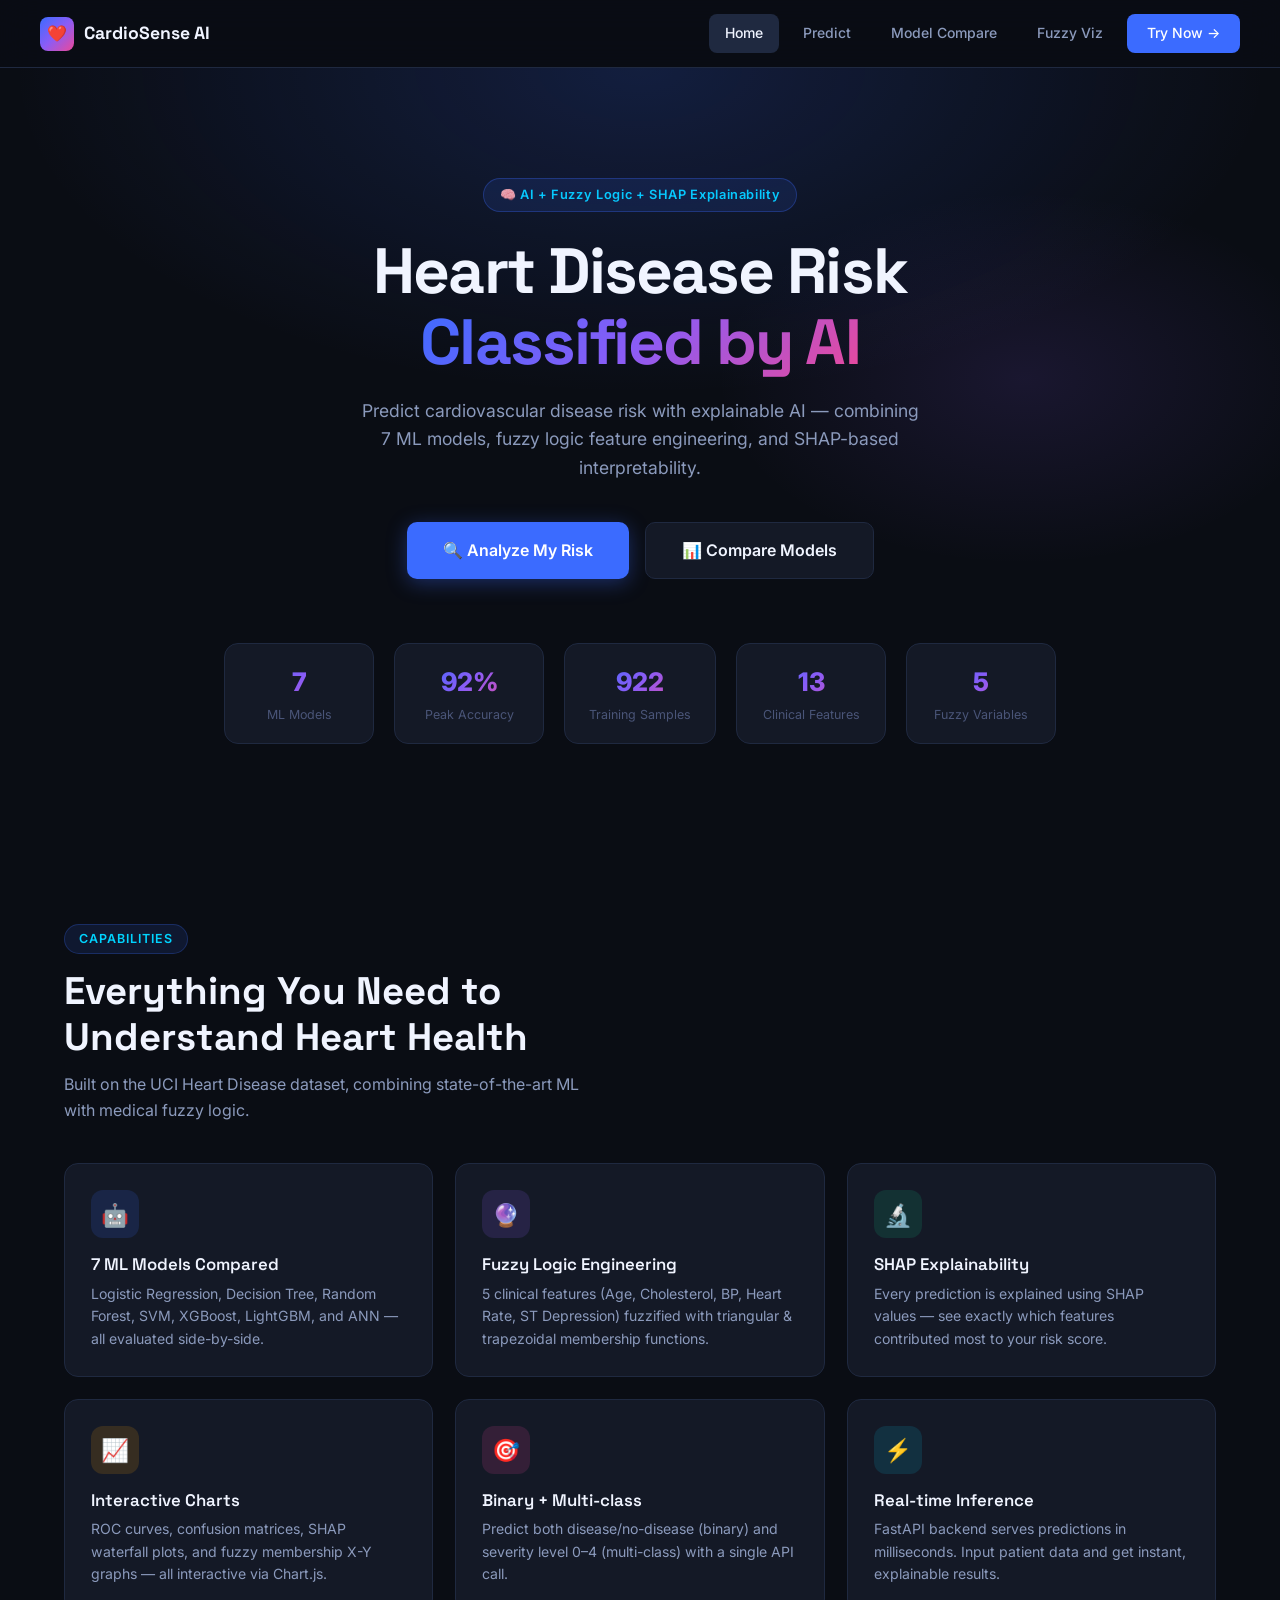
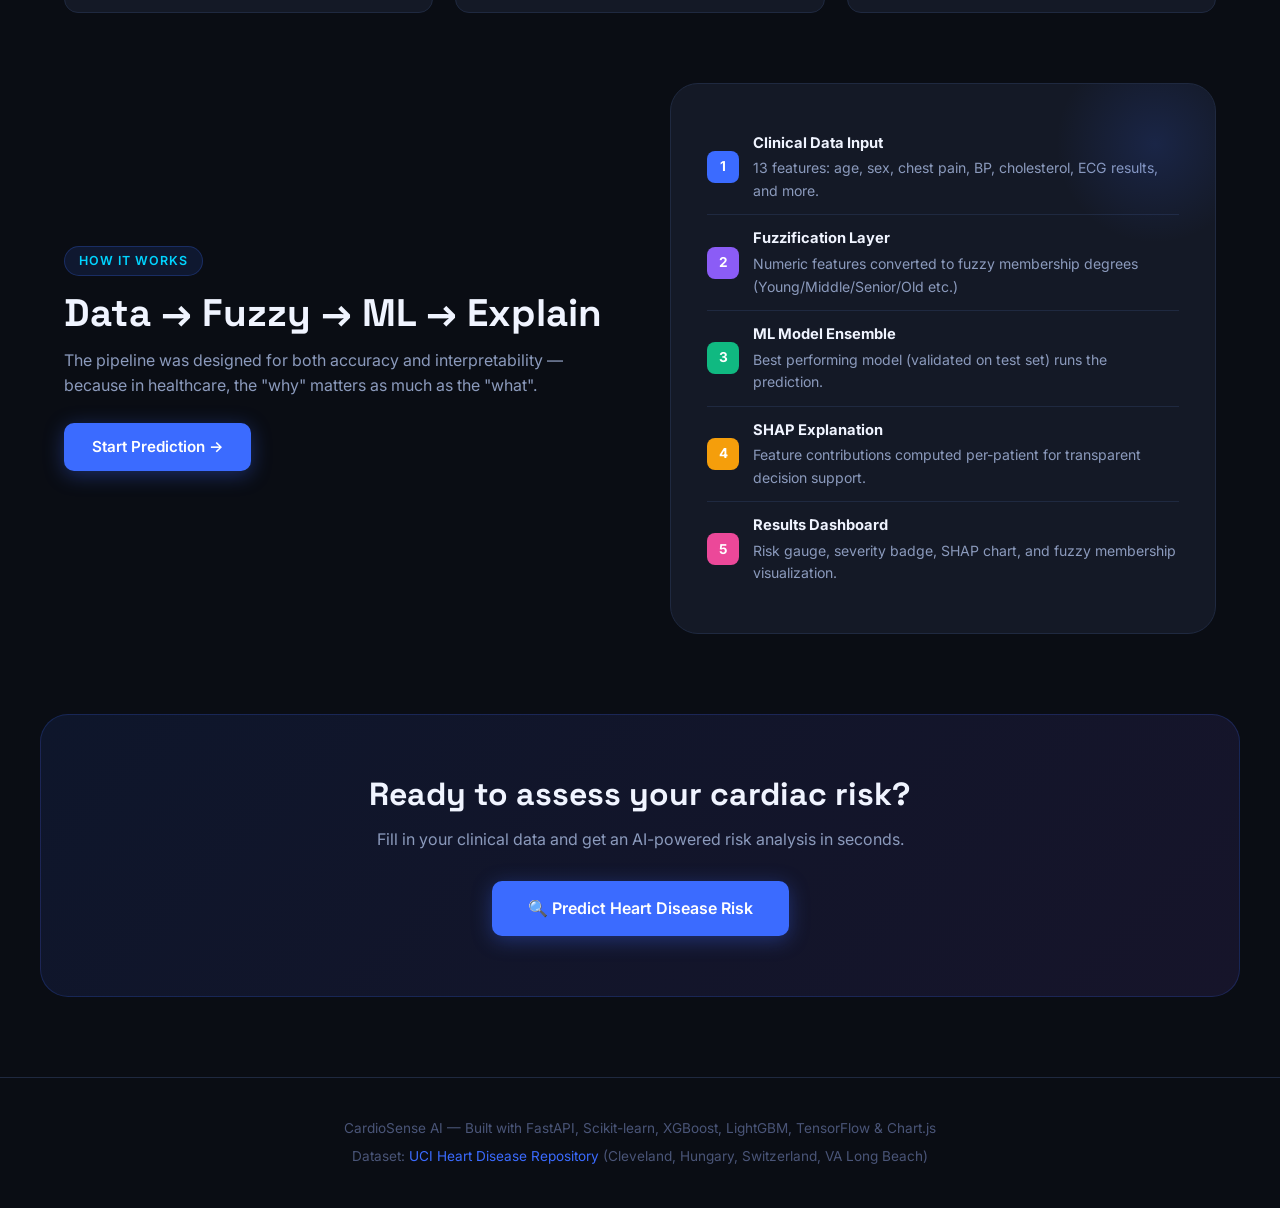
<file: frontend/index.html>
<!DOCTYPE html>
<html lang="en">
<head>
  <meta charset="UTF-8"/>
  <meta name="viewport" content="width=device-width, initial-scale=1.0"/>
  <title>CardioSense AI — Heart Disease Classification</title>
  <meta name="description" content="AI-powered heart disease risk prediction using fuzzy logic, multiple ML models, and SHAP explainability."/>
  <link rel="stylesheet" href="css/style.css"/>
  <style>
    .hero-cards {
      display: flex; justify-content: center; gap: 20px; margin-top: 64px;
      flex-wrap: wrap;
    }
    .mini-stat {
      background: var(--bg-card);
      border: 1px solid var(--border);
      border-radius: var(--radius-md);
      padding: 18px 24px; text-align: center; min-width: 150px;
    }
    .mini-stat .val { font-size: 1.6rem; font-weight: 800; background: var(--gradient-hero); -webkit-background-clip: text; -webkit-text-fill-color: transparent; background-clip: text; }
    .mini-stat .lbl { font-size: 0.78rem; color: var(--text-muted); margin-top: 2px; }

    .about-section { padding: 80px 40px; }
    .about-grid { display: grid; grid-template-columns: 1fr 1fr; gap: 60px; align-items: center; margin-top: 40px; }
    .about-visual {
      background: var(--bg-card);
      border: 1px solid var(--border);
      border-radius: var(--radius-xl);
      padding: 36px; position: relative; overflow: hidden;
    }
    .about-visual::before {
      content: ''; position: absolute; top: -40px; right: -40px;
      width: 200px; height: 200px;
      background: radial-gradient(circle, rgba(59,107,255,0.15) 0%, transparent 70%);
    }
    .pipeline-step {
      display: flex; align-items: center; gap: 14px;
      padding: 12px 0;
      border-bottom: 1px solid var(--border);
    }
    .pipeline-step:last-child { border-bottom: none; }
    .step-num {
      width: 32px; height: 32px; border-radius: 8px;
      background: var(--accent-blue); color: white;
      display: flex; align-items: center; justify-content: center;
      font-weight: 700; font-size: 0.85rem; flex-shrink: 0;
    }
    .step-text { font-size: 0.88rem; color: var(--text-secondary); }
    .step-text strong { color: var(--text-primary); display: block; font-size: 0.92rem; margin-bottom: 2px; }

    .cta-section {
      background: linear-gradient(135deg, rgba(59,107,255,0.1) 0%, rgba(139,92,246,0.1) 100%);
      border: 1px solid rgba(59,107,255,0.2);
      border-radius: var(--radius-xl);
      padding: 60px 40px; text-align: center; margin: 0 40px 80px;
    }
    .cta-section h2 { font-size: 2rem; margin-bottom: 14px; }
    .cta-section p { color: var(--text-secondary); margin-bottom: 28px; }

    @media (max-width: 768px) {
      .about-grid { grid-template-columns: 1fr; }
      .cta-section { margin: 0 20px 60px; padding: 40px 24px; }
      .about-section { padding: 60px 20px; }
    }
  </style>
</head>
<body>
  <!-- Navbar -->
  <nav class="navbar">
    <a class="nav-logo" href="index.html">
      <div class="nav-logo-icon">❤️</div>
      CardioSense AI
    </a>
    <div class="nav-links">
      <a href="index.html" class="active">Home</a>
      <a href="predict.html">Predict</a>
      <a href="compare.html">Model Compare</a>
      <a href="fuzzy.html">Fuzzy Viz</a>
      <a href="predict.html" class="nav-cta">Try Now →</a>
    </div>
  </nav>

  <div class="page-content">
    <!-- Hero -->
    <section class="hero">
      <div class="hero-bg"></div>
      <div class="hero-badge">🧠 AI + Fuzzy Logic + SHAP Explainability</div>
      <h1 class="animate-fadeInUp">
        Heart Disease Risk
        <span class="gradient-text"><br/>Classified by AI</span>
      </h1>
      <p class="hero-sub animate-fadeInUp animate-delay-1">
        Predict cardiovascular disease risk with explainable AI — combining 7 ML models,
        fuzzy logic feature engineering, and SHAP-based interpretability.
      </p>
      <div class="hero-actions animate-fadeInUp animate-delay-2">
        <a href="predict.html" class="btn btn-primary btn-lg">🔍 Analyze My Risk</a>
        <a href="compare.html" class="btn btn-secondary btn-lg">📊 Compare Models</a>
      </div>

      <div class="hero-cards animate-fadeInUp animate-delay-3">
        <div class="mini-stat">
          <div class="val">7</div>
          <div class="lbl">ML Models</div>
        </div>
        <div class="mini-stat">
          <div class="val">92%</div>
          <div class="lbl">Peak Accuracy</div>
        </div>
        <div class="mini-stat">
          <div class="val">922</div>
          <div class="lbl">Training Samples</div>
        </div>
        <div class="mini-stat">
          <div class="val">13</div>
          <div class="lbl">Clinical Features</div>
        </div>
        <div class="mini-stat">
          <div class="val">5</div>
          <div class="lbl">Fuzzy Variables</div>
        </div>
      </div>
    </section>

    <!-- Features -->
    <section class="about-section">
      <div class="container">
        <div class="section-tag">CAPABILITIES</div>
        <h2 class="section-title">Everything You Need to<br/>Understand Heart Health</h2>
        <p class="section-subtitle">Built on the UCI Heart Disease dataset, combining state-of-the-art ML with medical fuzzy logic.</p>

        <div class="features-grid">
          <div class="feature-card">
            <div class="feature-icon" style="background: rgba(59,107,255,0.15);">🤖</div>
            <h3>7 ML Models Compared</h3>
            <p>Logistic Regression, Decision Tree, Random Forest, SVM, XGBoost, LightGBM, and ANN — all evaluated side-by-side.</p>
          </div>
          <div class="feature-card">
            <div class="feature-icon" style="background: rgba(139,92,246,0.15);">🔮</div>
            <h3>Fuzzy Logic Engineering</h3>
            <p>5 clinical features (Age, Cholesterol, BP, Heart Rate, ST Depression) fuzzified with triangular & trapezoidal membership functions.</p>
          </div>
          <div class="feature-card">
            <div class="feature-icon" style="background: rgba(16,185,129,0.15);">🔬</div>
            <h3>SHAP Explainability</h3>
            <p>Every prediction is explained using SHAP values — see exactly which features contributed most to your risk score.</p>
          </div>
          <div class="feature-card">
            <div class="feature-icon" style="background: rgba(245,158,11,0.15);">📈</div>
            <h3>Interactive Charts</h3>
            <p>ROC curves, confusion matrices, SHAP waterfall plots, and fuzzy membership X-Y graphs — all interactive via Chart.js.</p>
          </div>
          <div class="feature-card">
            <div class="feature-icon" style="background: rgba(236,72,153,0.15);">🎯</div>
            <h3>Binary + Multi-class</h3>
            <p>Predict both disease/no-disease (binary) and severity level 0–4 (multi-class) with a single API call.</p>
          </div>
          <div class="feature-card">
            <div class="feature-icon" style="background: rgba(0,212,255,0.12);">⚡</div>
            <h3>Real-time Inference</h3>
            <p>FastAPI backend serves predictions in milliseconds. Input patient data and get instant, explainable results.</p>
          </div>
        </div>

        <!-- Pipeline -->
        <div class="about-grid" style="margin-top: 70px;">
          <div>
            <div class="section-tag">HOW IT WORKS</div>
            <h2 class="section-title">Data → Fuzzy → ML → Explain</h2>
            <p style="color: var(--text-secondary); margin-bottom: 24px;">
              The pipeline was designed for both accuracy and interpretability — because in healthcare, the "why" matters as much as the "what".
            </p>
            <a href="predict.html" class="btn btn-primary">Start Prediction →</a>
          </div>
          <div class="about-visual">
            <div class="pipeline-step">
              <div class="step-num">1</div>
              <div class="step-text">
                <strong>Clinical Data Input</strong>
                13 features: age, sex, chest pain, BP, cholesterol, ECG results, and more.
              </div>
            </div>
            <div class="pipeline-step">
              <div class="step-num" style="background: var(--accent-purple)">2</div>
              <div class="step-text">
                <strong>Fuzzification Layer</strong>
                Numeric features converted to fuzzy membership degrees (Young/Middle/Senior/Old etc.)
              </div>
            </div>
            <div class="pipeline-step">
              <div class="step-num" style="background: var(--accent-green)">3</div>
              <div class="step-text">
                <strong>ML Model Ensemble</strong>
                Best performing model (validated on test set) runs the prediction.
              </div>
            </div>
            <div class="pipeline-step">
              <div class="step-num" style="background: var(--accent-orange)">4</div>
              <div class="step-text">
                <strong>SHAP Explanation</strong>
                Feature contributions computed per-patient for transparent decision support.
              </div>
            </div>
            <div class="pipeline-step">
              <div class="step-num" style="background: var(--accent-pink)">5</div>
              <div class="step-text">
                <strong>Results Dashboard</strong>
                Risk gauge, severity badge, SHAP chart, and fuzzy membership visualization.
              </div>
            </div>
          </div>
        </div>
      </div>
    </section>

    <!-- CTA -->
    <div class="cta-section">
      <h2>Ready to assess your cardiac risk?</h2>
      <p>Fill in your clinical data and get an AI-powered risk analysis in seconds.</p>
      <a href="predict.html" class="btn btn-primary btn-lg">🔍 Predict Heart Disease Risk</a>
    </div>

    <footer>
      <p>CardioSense AI — Built with FastAPI, Scikit-learn, XGBoost, LightGBM, TensorFlow & Chart.js</p>
      <p style="margin-top: 6px;">Dataset: <a href="https://archive.ics.uci.edu/ml/datasets/Heart+Disease" target="_blank">UCI Heart Disease Repository</a> (Cleveland, Hungary, Switzerland, VA Long Beach)</p>
    </footer>
  </div>
</body>
</html>
</file>
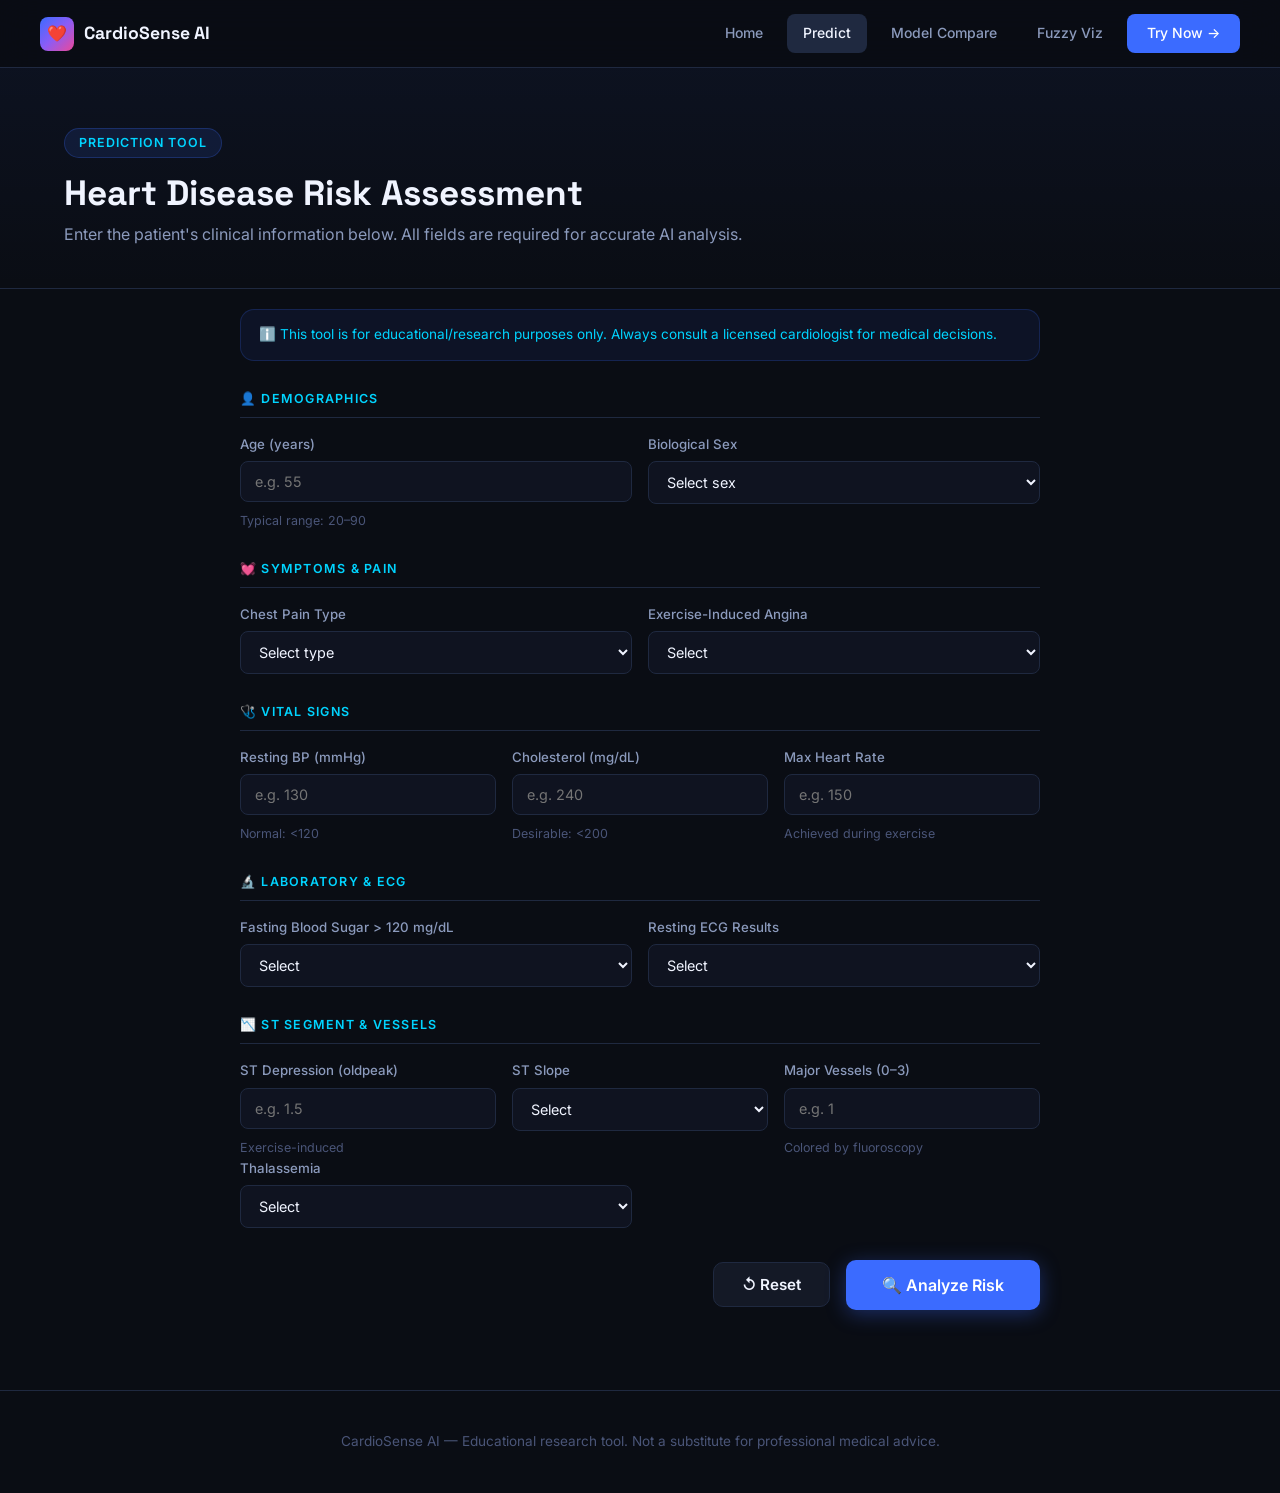
<file: frontend/predict.html>
<!DOCTYPE html>
<html lang="en">
<head>
  <meta charset="UTF-8"/>
  <meta name="viewport" content="width=device-width, initial-scale=1.0"/>
  <title>Predict — CardioSense AI</title>
  <meta name="description" content="Enter patient clinical data for AI-powered heart disease risk assessment."/>
  <link rel="stylesheet" href="css/style.css"/>
  <style>
    .predict-wrap { max-width: 880px; margin: 0 auto; padding: 20px 40px 80px; }
    .submit-row { display: flex; justify-content: flex-end; align-items: center; gap: 16px; margin-top: 32px; }
    .loading-overlay {
      display: none; position: fixed; inset: 0; z-index: 999;
      background: rgba(10,13,20,0.75); backdrop-filter: blur(6px);
      align-items: center; justify-content: center; flex-direction: column; gap: 16px;
    }
    .loading-overlay.show { display: flex; }
    .loading-card {
      background: var(--bg-card); border: 1px solid var(--border);
      border-radius: var(--radius-lg); padding: 40px 48px; text-align: center;
    }
    .loading-card h3 { margin-top: 16px; margin-bottom: 8px; }
    .loading-card p { color: var(--text-secondary); font-size: 0.88rem; }
    .spinner-lg { width: 48px; height: 48px; border-width: 3px; margin: 0 auto; }
    .form-hint { font-size: 0.78rem; color: var(--text-muted); margin-top: 3px; }
    .info-bar {
      background: rgba(59,107,255,0.08);
      border: 1px solid rgba(59,107,255,0.2);
      border-radius: var(--radius-md);
      padding: 14px 18px;
      font-size: 0.85rem; color: var(--accent-cyan);
      margin-bottom: 24px;
      display: flex; align-items: center; gap: 10px;
    }
  </style>
</head>
<body>
  <nav class="navbar">
    <a class="nav-logo" href="index.html">
      <div class="nav-logo-icon">❤️</div>
      CardioSense AI
    </a>
    <div class="nav-links">
      <a href="index.html">Home</a>
      <a href="predict.html" class="active">Predict</a>
      <a href="compare.html">Model Compare</a>
      <a href="fuzzy.html">Fuzzy Viz</a>
      <a href="predict.html" class="nav-cta">Try Now →</a>
    </div>
  </nav>

  <!-- Loading Overlay -->
  <div class="loading-overlay" id="loadingOverlay">
    <div class="loading-card">
      <div class="spinner spinner-lg"></div>
      <h3>Analyzing Cardiac Data...</h3>
      <p>Running fuzzy fuzzification, ML inference & SHAP explanation</p>
    </div>
  </div>

  <div class="page-content">
    <div class="page-header">
      <div class="container">
        <div class="section-tag">PREDICTION TOOL</div>
        <h1>Heart Disease Risk Assessment</h1>
        <p>Enter the patient's clinical information below. All fields are required for accurate AI analysis.</p>
      </div>
    </div>

    <div class="predict-wrap">
      <div class="info-bar">
        ℹ️ This tool is for educational/research purposes only. Always consult a licensed cardiologist for medical decisions.
      </div>

      <div id="errorMsg" class="alert alert-error" style="display:none"></div>

      <form id="predictForm" novalidate>

        <!-- Demographics -->
        <div class="form-group-title">👤 Demographics</div>
        <div class="form-grid">
          <div class="form-field">
            <label for="age">Age (years)</label>
            <input type="number" id="age" name="age" min="1" max="120" placeholder="e.g. 55" required/>
            <span class="form-hint">Typical range: 20–90</span>
          </div>
          <div class="form-field">
            <label for="sex">Biological Sex</label>
            <select id="sex" name="sex" required>
              <option value="" disabled selected>Select sex</option>
              <option value="Male">Male</option>
              <option value="Female">Female</option>
            </select>
          </div>
        </div>

        <!-- Symptoms -->
        <div class="form-group-title">💓 Symptoms & Pain</div>
        <div class="form-grid">
          <div class="form-field">
            <label for="cp">Chest Pain Type</label>
            <select id="cp" name="cp" required>
              <option value="" disabled selected>Select type</option>
              <option value="typical angina">Typical Angina</option>
              <option value="atypical angina">Atypical Angina</option>
              <option value="non-anginal">Non-Anginal Pain</option>
              <option value="asymptomatic">Asymptomatic</option>
            </select>
          </div>
          <div class="form-field">
            <label for="exang">Exercise-Induced Angina</label>
            <select id="exang" name="exang" required>
              <option value="" disabled selected>Select</option>
              <option value="true">Yes</option>
              <option value="false">No</option>
            </select>
          </div>
        </div>

        <!-- Vitals -->
        <div class="form-group-title">🩺 Vital Signs</div>
        <div class="form-grid-3">
          <div class="form-field">
            <label for="trestbps">Resting BP (mmHg)</label>
            <input type="number" id="trestbps" name="trestbps" min="60" max="300" placeholder="e.g. 130" required/>
            <span class="form-hint">Normal: &lt;120</span>
          </div>
          <div class="form-field">
            <label for="chol">Cholesterol (mg/dL)</label>
            <input type="number" id="chol" name="chol" min="50" max="800" placeholder="e.g. 240" required/>
            <span class="form-hint">Desirable: &lt;200</span>
          </div>
          <div class="form-field">
            <label for="thalch">Max Heart Rate</label>
            <input type="number" id="thalch" name="thalch" min="60" max="250" placeholder="e.g. 150" required/>
            <span class="form-hint">Achieved during exercise</span>
          </div>
        </div>

        <!-- Labs -->
        <div class="form-group-title">🔬 Laboratory & ECG</div>
        <div class="form-grid">
          <div class="form-field">
            <label for="fbs">Fasting Blood Sugar &gt; 120 mg/dL</label>
            <select id="fbs" name="fbs" required>
              <option value="" disabled selected>Select</option>
              <option value="true">Yes</option>
              <option value="false">No</option>
            </select>
          </div>
          <div class="form-field">
            <label for="restecg">Resting ECG Results</label>
            <select id="restecg" name="restecg" required>
              <option value="" disabled selected>Select</option>
              <option value="normal">Normal</option>
              <option value="st-t abnormality">ST-T Wave Abnormality</option>
              <option value="lv hypertrophy">Left Ventricular Hypertrophy</option>
            </select>
          </div>
        </div>

        <!-- ST & Vessels -->
        <div class="form-group-title">📉 ST Segment & Vessels</div>
        <div class="form-grid-3">
          <div class="form-field">
            <label for="oldpeak">ST Depression (oldpeak)</label>
            <input type="number" id="oldpeak" name="oldpeak" step="0.1" min="-5" max="20" placeholder="e.g. 1.5" required/>
            <span class="form-hint">Exercise-induced</span>
          </div>
          <div class="form-field">
            <label for="slope">ST Slope</label>
            <select id="slope" name="slope" required>
              <option value="" disabled selected>Select</option>
              <option value="upsloping">Upsloping</option>
              <option value="flat">Flat</option>
              <option value="downsloping">Downsloping</option>
            </select>
          </div>
          <div class="form-field">
            <label for="ca">Major Vessels (0–3)</label>
            <input type="number" id="ca" name="ca" min="0" max="3" placeholder="e.g. 1" required/>
            <span class="form-hint">Colored by fluoroscopy</span>
          </div>
        </div>

        <div class="form-grid" style="margin-top: 0;">
          <div class="form-field">
            <label for="thal">Thalassemia</label>
            <select id="thal" name="thal" required>
              <option value="" disabled selected>Select</option>
              <option value="normal">Normal</option>
              <option value="fixed defect">Fixed Defect</option>
              <option value="reversable defect">Reversible Defect</option>
            </select>
          </div>
        </div>

        <div class="submit-row">
          <button type="button" class="btn btn-secondary" onclick="resetForm()">↺ Reset</button>
          <button type="submit" class="btn btn-primary btn-lg" id="submitBtn">
            🔍 Analyze Risk
          </button>
        </div>
      </form>
    </div>

    <footer>
      <p>CardioSense AI — Educational research tool. Not a substitute for professional medical advice.</p>
    </footer>
  </div>

  <script src="js/api.js"></script>
  <script>
    const form = document.getElementById('predictForm');
    const submitBtn = document.getElementById('submitBtn');
    const overlay = document.getElementById('loadingOverlay');
    const errorMsg = document.getElementById('errorMsg');

    function showError(msg) {
      errorMsg.textContent = '⚠️ ' + msg;
      errorMsg.style.display = 'flex';
      errorMsg.scrollIntoView({ behavior: 'smooth', block: 'center' });
    }

    function hideError() { errorMsg.style.display = 'none'; }

    function resetForm() {
      form.reset();
      hideError();
    }

    form.addEventListener('submit', async (e) => {
      e.preventDefault();
      hideError();

      // Validate all fields
      const fields = form.querySelectorAll('input, select');
      for (const f of fields) {
        if (!f.value && f.value !== '0') {
          showError(`Please fill in: ${f.labels[0]?.textContent || f.name}`);
          f.focus();
          return;
        }
      }

      const data = {
        age: parseFloat(document.getElementById('age').value),
        sex: document.getElementById('sex').value,
        cp: document.getElementById('cp').value,
        trestbps: parseFloat(document.getElementById('trestbps').value),
        chol: parseFloat(document.getElementById('chol').value),
        fbs: document.getElementById('fbs').value === 'true',
        restecg: document.getElementById('restecg').value,
        thalch: parseFloat(document.getElementById('thalch').value),
        exang: document.getElementById('exang').value === 'true',
        oldpeak: parseFloat(document.getElementById('oldpeak').value),
        slope: document.getElementById('slope').value,
        ca: parseFloat(document.getElementById('ca').value),
        thal: document.getElementById('thal').value
      };

      overlay.classList.add('show');
      submitBtn.disabled = true;

      try {
        const result = await apiPost('/api/predict', data);
        savePrediction(result, data);
        window.location.href = 'results.html';
      } catch (err) {
        overlay.classList.remove('show');
        submitBtn.disabled = false;
        showError(err.message || 'Prediction failed. Make sure the backend server is running on port 8000.');
      }
    });
  </script>
</body>
</html>
</file>
<file: frontend/css/style.css>
/* ===== Google Fonts ===== */
@import url('https://fonts.googleapis.com/css2?family=Inter:wght@300;400;500;600;700;800&family=Space+Grotesk:wght@400;500;600;700&display=swap');

/* ===== CSS Variables ===== */
:root {
  --bg-primary: #0a0d14;
  --bg-secondary: #0f1320;
  --bg-card: #141926;
  --bg-card-hover: #1a2035;
  --border: #1f2940;
  --border-glow: #2b4aff33;

  --accent-blue: #3b6bff;
  --accent-cyan: #00d4ff;
  --accent-purple: #8b5cf6;
  --accent-pink: #ec4899;
  --accent-green: #10b981;
  --accent-orange: #f59e0b;
  --accent-red: #ef4444;

  --text-primary: #f0f4ff;
  --text-secondary: #8b9abc;
  --text-muted: #4a5578;

  --gradient-hero: linear-gradient(135deg, #3b6bff 0%, #8b5cf6 50%, #ec4899 100%);
  --gradient-card: linear-gradient(145deg, #141926 0%, #0f1320 100%);

  --radius-sm: 8px;
  --radius-md: 14px;
  --radius-lg: 20px;
  --radius-xl: 28px;

  --shadow-card: 0 8px 32px rgba(0,0,0,0.4);
  --shadow-glow: 0 0 40px rgba(59,107,255,0.15);
  --transition: all 0.3s cubic-bezier(0.4, 0, 0.2, 1);
}

/* ===== Reset & Base ===== */
*, *::before, *::after { box-sizing: border-box; margin: 0; padding: 0; }

html { scroll-behavior: smooth; }

body {
  font-family: 'Inter', sans-serif;
  background: var(--bg-primary);
  color: var(--text-primary);
  line-height: 1.6;
  min-height: 100vh;
}

h1, h2, h3, h4, h5 { font-family: 'Space Grotesk', sans-serif; line-height: 1.2; }

a { text-decoration: none; color: inherit; }

/* ===== Layout ===== */
.container { max-width: 1200px; margin: 0 auto; padding: 0 24px; }

/* ===== Navbar ===== */
.navbar {
  position: fixed; top: 0; left: 0; right: 0; z-index: 100;
  background: rgba(10, 13, 20, 0.85);
  backdrop-filter: blur(20px);
  border-bottom: 1px solid var(--border);
  padding: 0 40px;
  height: 68px;
  display: flex; align-items: center; justify-content: space-between;
}

.nav-logo {
  display: flex; align-items: center; gap: 10px;
  font-family: 'Space Grotesk', sans-serif;
  font-weight: 700; font-size: 1.1rem;
}

.nav-logo-icon {
  width: 34px; height: 34px;
  background: var(--gradient-hero);
  border-radius: 8px;
  display: flex; align-items: center; justify-content: center;
  font-size: 1rem;
}

.nav-links { display: flex; align-items: center; gap: 8px; }

.nav-links a {
  padding: 8px 16px; border-radius: 8px;
  font-size: 0.875rem; font-weight: 500;
  color: var(--text-secondary);
  transition: var(--transition);
}

.nav-links a:hover, .nav-links a.active {
  color: var(--text-primary);
  background: var(--border);
}

.nav-cta {
  background: var(--accent-blue) !important;
  color: white !important;
  padding: 8px 20px !important;
}

.nav-cta:hover { background: #2952e3 !important; transform: translateY(-1px); }

/* ===== Page Wrapper ===== */
.page-content { padding-top: 68px; }

/* ===== Hero Section ===== */
.hero {
  position: relative; overflow: hidden;
  padding: 110px 40px 100px;
  text-align: center;
}

.hero-bg {
  position: absolute; inset: 0; pointer-events: none;
  background: radial-gradient(ellipse 70% 60% at 50% 0%, rgba(59,107,255,0.18) 0%, transparent 70%),
              radial-gradient(ellipse 40% 40% at 80% 40%, rgba(139,92,246,0.12) 0%, transparent 60%);
}

.hero-badge {
  display: inline-flex; align-items: center; gap: 8px;
  background: rgba(59,107,255,0.12);
  border: 1px solid rgba(59,107,255,0.3);
  border-radius: 100px;
  padding: 6px 16px;
  font-size: 0.8rem; font-weight: 600; color: var(--accent-cyan);
  margin-bottom: 24px; letter-spacing: 0.05em;
}

.hero h1 {
  font-size: clamp(2.5rem, 5vw, 4.2rem);
  font-weight: 800; letter-spacing: -0.03em;
  margin-bottom: 20px;
  line-height: 1.1;
}

.hero h1 .gradient-text {
  background: var(--gradient-hero);
  -webkit-background-clip: text; -webkit-text-fill-color: transparent;
  background-clip: text;
}

.hero-sub {
  font-size: 1.1rem; color: var(--text-secondary);
  max-width: 560px; margin: 0 auto 40px;
}

.hero-actions { display: flex; justify-content: center; gap: 16px; flex-wrap: wrap; }

/* ===== Buttons ===== */
.btn {
  display: inline-flex; align-items: center; gap: 8px;
  padding: 12px 28px; border-radius: 10px;
  font-size: 0.95rem; font-weight: 600; font-family: 'Inter', sans-serif;
  cursor: pointer; border: none; transition: var(--transition);
  text-decoration: none;
}

.btn-primary {
  background: var(--accent-blue);
  color: white;
  box-shadow: 0 4px 20px rgba(59,107,255,0.35);
}

.btn-primary:hover { background: #2952e3; transform: translateY(-2px); box-shadow: 0 8px 30px rgba(59,107,255,0.45); }

.btn-secondary {
  background: var(--bg-card);
  color: var(--text-primary);
  border: 1px solid var(--border);
}

.btn-secondary:hover { background: var(--bg-card-hover); transform: translateY(-2px); }

.btn-danger { background: var(--accent-red); color: white; }
.btn-danger:hover { background: #dc2626; transform: translateY(-2px); }

.btn-success { background: var(--accent-green); color: white; }
.btn-success:hover { background: #059669; transform: translateY(-2px); }

.btn-lg { padding: 15px 36px; font-size: 1rem; }

.btn:disabled { opacity: 0.5; cursor: not-allowed; transform: none !important; }

/* ===== Cards ===== */
.card {
  background: var(--bg-card);
  border: 1px solid var(--border);
  border-radius: var(--radius-lg);
  padding: 28px;
  transition: var(--transition);
}

.card:hover { border-color: var(--border-glow); box-shadow: var(--shadow-glow); }

.card-sm { padding: 20px; border-radius: var(--radius-md); }

/* ===== Section Title ===== */
.section-tag {
  display: inline-block;
  background: rgba(59,107,255,0.12);
  border: 1px solid rgba(59,107,255,0.25);
  color: var(--accent-cyan);
  padding: 4px 14px; border-radius: 100px;
  font-size: 0.78rem; font-weight: 600; letter-spacing: 0.08em;
  margin-bottom: 14px;
}

.section-title {
  font-size: clamp(1.8rem, 3vw, 2.6rem);
  font-weight: 700; margin-bottom: 12px;
}

.section-subtitle { color: var(--text-secondary); max-width: 520px; }

/* ===== Stats Grid ===== */
.stats-grid {
  display: grid;
  grid-template-columns: repeat(auto-fit, minmax(200px, 1fr));
  gap: 20px; margin: 60px 0;
}

.stat-card {
  background: var(--bg-card);
  border: 1px solid var(--border);
  border-radius: var(--radius-md);
  padding: 24px;
  text-align: center;
  position: relative; overflow: hidden;
  transition: var(--transition);
}

.stat-card::before {
  content: ''; position: absolute; top: 0; left: 50%; transform: translateX(-50%);
  width: 60%; height: 2px;
  background: var(--gradient-hero);
  border-radius: 0 0 4px 4px;
}

.stat-card:hover { transform: translateY(-4px); box-shadow: var(--shadow-glow); border-color: var(--border-glow); }

.stat-value {
  font-size: 2.2rem; font-weight: 800;
  background: var(--gradient-hero);
  -webkit-background-clip: text; -webkit-text-fill-color: transparent; background-clip: text;
  display: block;
}

.stat-label { color: var(--text-secondary); font-size: 0.85rem; margin-top: 4px; }

/* ===== Feature Cards ===== */
.features-grid { display: grid; grid-template-columns: repeat(auto-fit, minmax(280px, 1fr)); gap: 22px; margin-top: 40px; }

.feature-card {
  background: var(--bg-card);
  border: 1px solid var(--border);
  border-radius: var(--radius-md);
  padding: 26px;
  transition: var(--transition);
}

.feature-card:hover { transform: translateY(-4px); border-color: var(--border-glow); box-shadow: var(--shadow-glow); }

.feature-icon {
  width: 48px; height: 48px;
  border-radius: 12px;
  display: flex; align-items: center; justify-content: center;
  font-size: 1.4rem; margin-bottom: 16px;
}

.feature-card h3 { font-size: 1.05rem; font-weight: 600; margin-bottom: 8px; }
.feature-card p { font-size: 0.88rem; color: var(--text-secondary); line-height: 1.6; }

/* ===== Form Styles ===== */
.form-section { max-width: 860px; margin: 0 auto; }

.form-group-title {
  font-size: 0.78rem; font-weight: 600; color: var(--accent-cyan);
  letter-spacing: 0.1em; text-transform: uppercase;
  margin: 28px 0 16px;
  padding-bottom: 8px;
  border-bottom: 1px solid var(--border);
}

.form-grid { display: grid; grid-template-columns: 1fr 1fr; gap: 16px; }
.form-grid-3 { display: grid; grid-template-columns: 1fr 1fr 1fr; gap: 16px; }

.form-field { display: flex; flex-direction: column; gap: 6px; }

.form-field label {
  font-size: 0.83rem; font-weight: 500; color: var(--text-secondary);
}

.form-field input,
.form-field select {
  background: var(--bg-secondary);
  border: 1px solid var(--border);
  border-radius: var(--radius-sm);
  color: var(--text-primary);
  padding: 11px 14px;
  font-size: 0.9rem;
  font-family: 'Inter', sans-serif;
  transition: var(--transition);
  outline: none;
  width: 100%;
}

.form-field input:focus, .form-field select:focus {
  border-color: var(--accent-blue);
  box-shadow: 0 0 0 3px rgba(59,107,255,0.15);
}

.form-field select option { background: var(--bg-card); }

/* ===== Loading Spinner ===== */
.spinner {
  width: 22px; height: 22px;
  border: 2px solid rgba(255,255,255,0.2);
  border-top-color: white;
  border-radius: 50%;
  animation: spin 0.7s linear infinite;
}

@keyframes spin { to { transform: rotate(360deg); } }

/* ===== Alert / Error ===== */
.alert {
  padding: 14px 18px; border-radius: var(--radius-sm);
  font-size: 0.88rem; margin: 16px 0;
  display: flex; align-items: center; gap: 10px;
}

.alert-error { background: rgba(239,68,68,0.12); border: 1px solid rgba(239,68,68,0.3); color: #fca5a5; }
.alert-success { background: rgba(16,185,129,0.12); border: 1px solid rgba(16,185,129,0.3); color: #6ee7b7; }
.alert-info { background: rgba(59,107,255,0.1); border: 1px solid rgba(59,107,255,0.25); color: var(--accent-cyan); }

/* ===== Badge ===== */
.badge {
  display: inline-flex; align-items: center; gap: 6px;
  padding: 5px 14px; border-radius: 100px;
  font-size: 0.8rem; font-weight: 600;
}

.badge-red { background: rgba(239,68,68,0.15); color: #f87171; border: 1px solid rgba(239,68,68,0.3); }
.badge-green { background: rgba(16,185,129,0.15); color: #34d399; border: 1px solid rgba(16,185,129,0.3); }
.badge-orange { background: rgba(245,158,11,0.15); color: #fbbf24; border: 1px solid rgba(245,158,11,0.3); }
.badge-blue { background: rgba(59,107,255,0.15); color: #93bbff; border: 1px solid rgba(59,107,255,0.3); }
.badge-purple { background: rgba(139,92,246,0.15); color: #c4b5fd; border: 1px solid rgba(139,92,246,0.3); }

/* ===== Result Cards ===== */
.result-grid { display: grid; grid-template-columns: repeat(auto-fit, minmax(260px, 1fr)); gap: 20px; margin-top: 28px; }

.result-card {
  background: var(--bg-card);
  border: 1px solid var(--border);
  border-radius: var(--radius-lg);
  padding: 26px;
}

.result-card-label {
  font-size: 0.78rem; color: var(--text-muted); text-transform: uppercase;
  letter-spacing: 0.08em; margin-bottom: 10px; font-weight: 600;
}

.result-value { font-size: 1.8rem; font-weight: 800; }
.result-value-sm { font-size: 1.2rem; font-weight: 700; }

/* ===== Gauge ===== */
.gauge-container {
  display: flex; flex-direction: column; align-items: center;
  justify-content: center; padding: 16px;
}

/* ===== SHAP Chart ===== */
.shap-bar-row {
  display: flex; align-items: center; gap: 10px;
  padding: 8px 0; border-bottom: 1px solid var(--border);
}

.shap-bar-row:last-child { border-bottom: none; }

.shap-label { font-size: 0.82rem; color: var(--text-secondary); width: 130px; flex-shrink: 0; }

.shap-bar-track {
  flex: 1; height: 10px; background: var(--border);
  border-radius: 100px; position: relative; overflow: visible;
}

.shap-bar-fill {
  position: absolute; height: 100%; border-radius: 100px;
  top: 0;
  transition: width 0.8s cubic-bezier(0.4,0,0.2,1);
}

.shap-positive { background: linear-gradient(90deg, #ef4444, #f87171); }
.shap-negative { background: linear-gradient(270deg, #10b981, #34d399); right: 0; }

.shap-value { font-size: 0.78rem; font-weight: 600; width: 55px; text-align: right; }

/* ===== Table ===== */
.data-table {
  width: 100%; border-collapse: collapse;
  font-size: 0.875rem;
}

.data-table th {
  padding: 12px 16px;
  text-align: left;
  background: rgba(59,107,255,0.08);
  color: var(--text-secondary);
  font-weight: 600; font-size: 0.78rem;
  text-transform: uppercase; letter-spacing: 0.06em;
  border-bottom: 1px solid var(--border);
}

.data-table td {
  padding: 12px 16px;
  border-bottom: 1px solid rgba(31,41,64,0.5);
  color: var(--text-primary);
  transition: background 0.2s;
}

.data-table tr:hover td { background: rgba(59,107,255,0.05); }

.data-table .best-row td { color: #fbbf24; font-weight: 600; }

/* ===== Toggle ===== */
.toggle-group {
  display: inline-flex;
  background: var(--bg-secondary);
  border: 1px solid var(--border);
  border-radius: 10px; padding: 4px; gap: 4px;
}

.toggle-btn {
  padding: 8px 20px; border-radius: 7px;
  font-size: 0.85rem; font-weight: 500;
  background: transparent; border: none; cursor: pointer;
  color: var(--text-secondary); transition: var(--transition);
}

.toggle-btn.active {
  background: var(--accent-blue); color: white;
}

/* ===== Page Header ===== */
.page-header {
  padding: 60px 40px 40px;
  border-bottom: 1px solid var(--border);
  background: linear-gradient(180deg, rgba(59,107,255,0.05) 0%, transparent 100%);
}

.page-header h1 { font-size: 2.2rem; font-weight: 700; margin-bottom: 8px; }
.page-header p { color: var(--text-secondary); }

/* ===== Chart wrapper ===== */
.chart-box {
  background: var(--bg-card);
  border: 1px solid var(--border);
  border-radius: var(--radius-lg);
  padding: 24px;
  position: relative;
}

.chart-title {
  font-size: 0.9rem; font-weight: 600;
  color: var(--text-secondary);
  margin-bottom: 16px;
}

/* ===== Fuzzy legend ===== */
.fuzzy-legend {
  display: flex; flex-wrap: wrap; gap: 12px;
  margin-top: 14px;
}

.fuzzy-legend-item {
  display: flex; align-items: center; gap: 6px;
  font-size: 0.8rem; color: var(--text-secondary);
}

.fuzzy-legend-color {
  width: 24px; height: 3px; border-radius: 2px;
}

/* ===== Scrollbar ===== */
::-webkit-scrollbar { width: 6px; height: 6px; }
::-webkit-scrollbar-track { background: var(--bg-primary); }
::-webkit-scrollbar-thumb { background: var(--border); border-radius: 3px; }
::-webkit-scrollbar-thumb:hover { background: var(--text-muted); }

/* ===== Footer ===== */
footer {
  border-top: 1px solid var(--border);
  padding: 40px;
  text-align: center;
  color: var(--text-muted);
  font-size: 0.85rem;
}

footer a { color: var(--accent-blue); }
footer a:hover { text-decoration: underline; }

/* ===== Responsive ===== */
@media (max-width: 768px) {
  .navbar { padding: 0 20px; }
  .hero { padding: 80px 20px 60px; }
  .form-grid { grid-template-columns: 1fr; }
  .form-grid-3 { grid-template-columns: 1fr 1fr; }
  .page-header { padding: 50px 20px 30px; }
  .container { padding: 0 16px; }
}

/* ===== Animations ===== */
@keyframes fadeInUp {
  from { opacity: 0; transform: translateY(24px); }
  to   { opacity: 1; transform: translateY(0); }
}

@keyframes fadeIn {
  from { opacity: 0; }
  to   { opacity: 1; }
}

@keyframes pulse-ring {
  0% { box-shadow: 0 0 0 0 rgba(59,107,255,0.4); }
  70% { box-shadow: 0 0 0 16px rgba(59,107,255,0); }
  100% { box-shadow: 0 0 0 0 rgba(59,107,255,0); }
}

.animate-fadeInUp { animation: fadeInUp 0.6s ease both; }
.animate-delay-1 { animation-delay: 0.1s; }
.animate-delay-2 { animation-delay: 0.2s; }
.animate-delay-3 { animation-delay: 0.3s; }

/* ===== Skeleton Loader ===== */
.skeleton {
  background: linear-gradient(90deg, var(--bg-card) 25%, var(--bg-card-hover) 50%, var(--bg-card) 75%);
  background-size: 200% 100%;
  animation: shimmer 1.5s infinite;
  border-radius: var(--radius-sm);
}

@keyframes shimmer {
  0% { background-position: 200% 0; }
  100% { background-position: -200% 0; }
}

/* ===== Gauge SVG ===== */
.gauge-svg-text { font-family: 'Space Grotesk', sans-serif; }

/* ===== Probability Bar ===== */
.prob-bar-wrap { background: var(--border); border-radius: 100px; height: 12px; overflow: hidden; margin-top: 8px; }
.prob-bar-fill { height: 100%; border-radius: 100px; transition: width 1.2s cubic-bezier(0.4,0,0.2,1); }

/* ===== Model Card ===== */
.model-label {
  font-size: 0.7rem; font-weight: 700; text-transform: uppercase;
  letter-spacing: 0.08em; color: var(--text-muted); margin-bottom: 4px;
}
</file>
